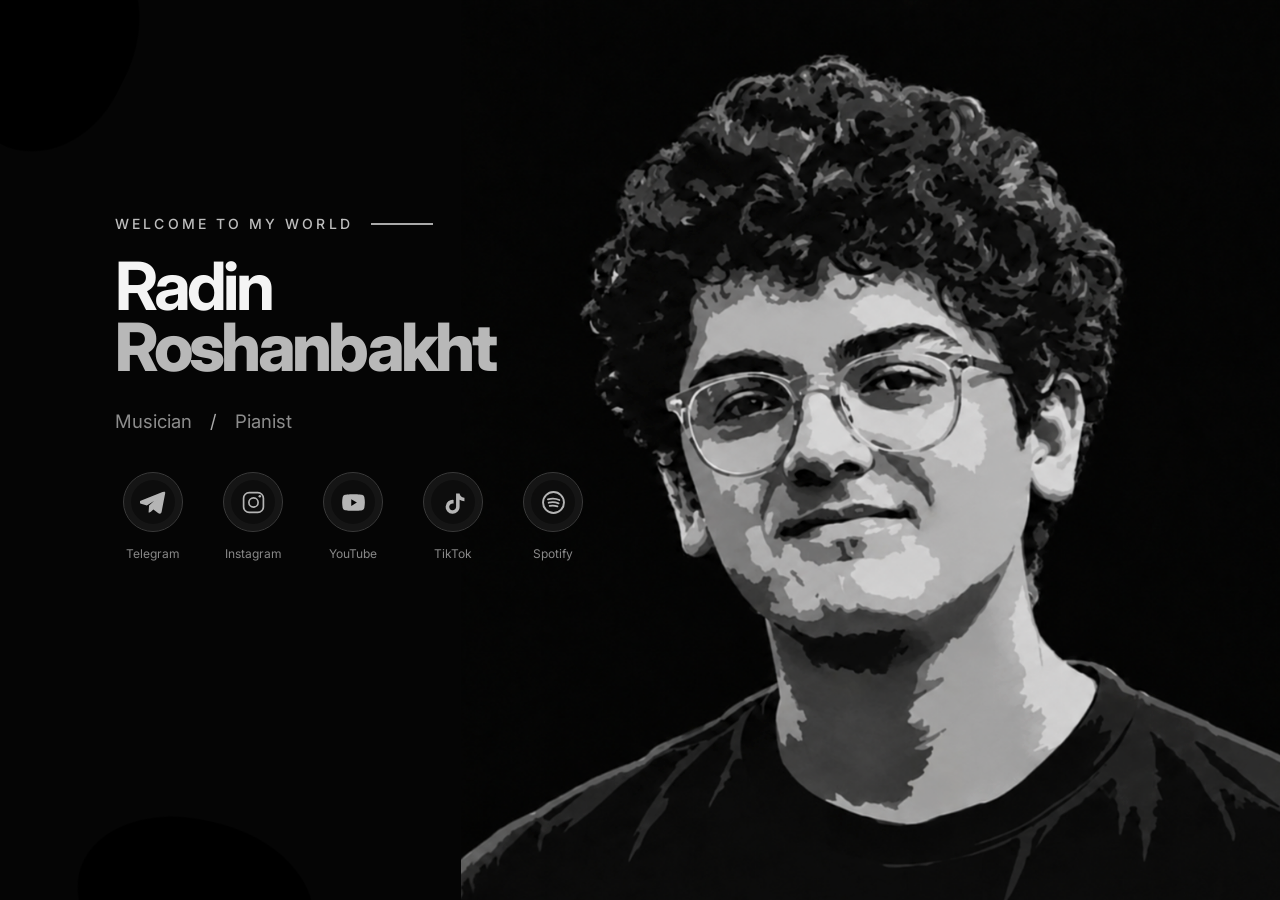
<file: index.html>
<!doctype html>
<html lang="en">
<head>
  <meta charset="utf-8">
  <meta name="viewport" content="width=device-width, initial-scale=1">
  <meta name="google-site-verification" content="Ic4jkTO_ppCnDWu5XzivtyPJsF01453Cu9zF9r1_Nf8" />
  <meta name="theme-color" content="#050505">
  <title>Radin Roshanbakht</title>
  <meta name="description" content="Radin Roshanbakht — Musician and Pianist.">
  <link rel="icon" type="image/png" sizes="32x32" href="favicon.png">
  <link rel="icon" type="image/png" sizes="192x192" href="favicon-192.png">
  <link rel="apple-touch-icon" sizes="180x180" href="favicon-192.png">
  <link rel="stylesheet" href="style.css">
</head>
<body>
  <main class="hero">
    <div class="blob blob-1"></div>
    <div class="blob blob-2"></div>
    <div class="blob blob-3"></div>

    <section class="content">
      <div class="eyebrow">WELCOME TO MY WORLD <span></span></div>
      <h1>Radin<br><strong>Roshanbakht</strong></h1>
      <p class="roles">Musician <i>/</i> Pianist</p>

      <nav class="socials" aria-label="Social links">
        <a href="https://t.me/RadinRoshanbakht" target="_blank" rel="noopener" aria-label="Telegram">
          <span class="icon telegram-logo">
            <svg viewBox="0 0 24 24" aria-hidden="true"><path d="M21.7 3.4 18.5 20c-.24 1.17-.88 1.46-1.79.91l-4.93-3.63-2.38 2.29c-.26.26-.48.48-.98.48l.35-5 9.1-8.22c.4-.35-.09-.55-.62-.2L6 13.88 1.16 12.37c-1.05-.33-1.07-1.05.22-1.53L20.3 3.46c.89-.33 1.67.2 1.4-.06Z"/></svg>
          </span><small>Telegram</small>
        </a>
        <a href="https://www.instagram.com/radinroshanbakht" target="_blank" rel="noopener" aria-label="Instagram">
          <span class="icon instagram-logo">
            <svg viewBox="0 0 24 24" aria-hidden="true"><rect x="3.2" y="3.2" width="17.6" height="17.6" rx="5"/><circle cx="12" cy="12" r="4.1"/><circle cx="17.6" cy="6.5" r="1.1" class="fill"/></svg>
          </span><small>Instagram</small>
        </a>
        <a href="https://youtube.com/@radin.roshanbakht" target="_blank" rel="noopener" aria-label="YouTube">
          <span class="icon youtube-logo">
            <svg viewBox="0 0 24 24" aria-hidden="true"><path d="M21.6 7.2a2.8 2.8 0 0 0-2-2C17.8 4.7 12 4.7 12 4.7s-5.8 0-7.6.5a2.8 2.8 0 0 0-2 2A29 29 0 0 0 1.9 12a29 29 0 0 0 .5 4.8 2.8 2.8 0 0 0 2 2c1.8.5 7.6.5 7.6.5s5.8 0 7.6-.5a2.8 2.8 0 0 0 2-2 29 29 0 0 0 .5-4.8 29 29 0 0 0-.5-4.8Z"/><path class="cut" d="m10 9 5 3-5 3V9Z"/></svg>
          </span><small>YouTube</small>
        </a>
        <a href="https://www.tiktok.com/@radin_roshanbakht?lang=en&is_from_webapp=1&sender_device=mobile&sender_web_id=7684405696397723169" target="_blank" rel="noopener" aria-label="TikTok">
          <span class="icon tiktok-logo">
            <svg viewBox="0 0 24 24" aria-hidden="true"><path d="M14.3 4h3.1c.22 1.25.95 2.36 2.04 3.07.68.45 1.47.7 2.3.72v3.1a8.2 8.2 0 0 1-4.31-1.24v6.16a6.19 6.19 0 1 1-5.35-6.12v3.22a3.05 3.05 0 1 0 2.21 2.93V4Z"/></svg>
          </span><small>TikTok</small>
        </a>
        <a href="https://open.spotify.com/user/31l2gwevs6ieoij4bon5hq73he7y?si=h534dCB0THaAwLUqwHSbAw&utm_source=copy-link" target="_blank" rel="noopener" aria-label="Spotify">
          <span class="icon spotify-logo">
            <svg viewBox="0 0 24 24" aria-hidden="true"><circle cx="12" cy="12" r="9.3"/><path class="cut" d="M7 9.2c3.9-1.1 7.2-.8 10.2.6M7.7 12.2c3.2-.8 6.1-.5 8.8.6M8.6 15c2.5-.5 4.8-.3 6.9.5"/></svg>
          </span><small>Spotify</small>
        </a>
      </nav>
    </section>

    <div class="portrait-wrap" aria-hidden="true">
      <img src="portrait.png" alt="">
    </div>
  </main>
</body>
</html>
</file>
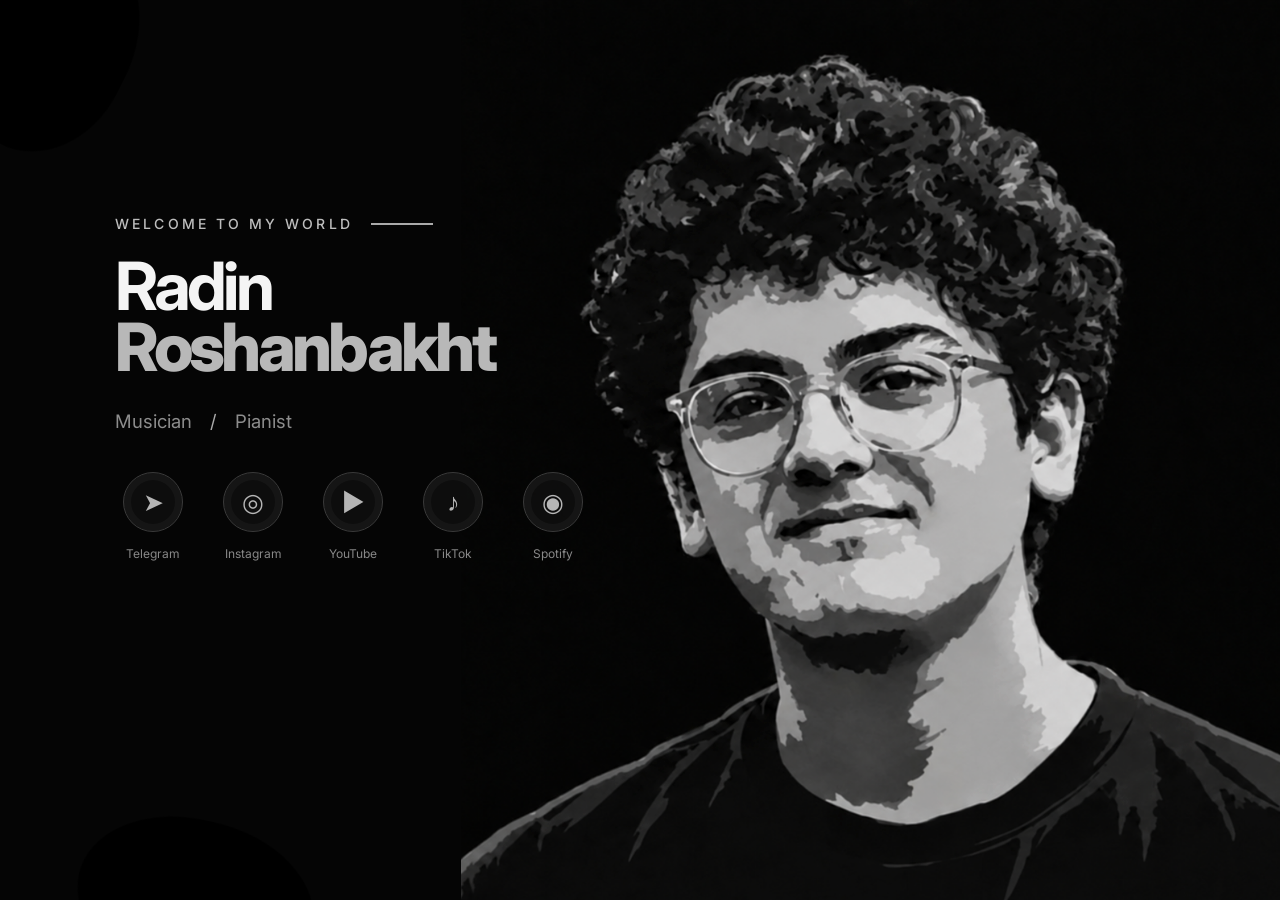
<file: index-1.html>
<!doctype html>
<html lang="en">
<head>
  <meta charset="utf-8">
  <meta name="viewport" content="width=device-width, initial-scale=1">
  <meta name="theme-color" content="#050505">
  <title>Radin Roshanbakht</title>
  <meta name="description" content="Radin Roshanbakht — Content Creator, Tech Enthusiast, Dreamer.">
  <link rel="stylesheet" href="style.css">
</head>
<body>
  <main class="hero">
    <div class="blob blob-1"></div>
    <div class="blob blob-2"></div>
    <div class="blob blob-3"></div>

    <section class="content">
      <div class="eyebrow">WELCOME TO MY WORLD <span></span></div>
      <h1>Radin<br><strong>Roshanbakht</strong></h1>
      <p class="roles">Musician <i>/</i> Pianist</p>

      <nav class="socials" aria-label="Social links">
        <a href="https://t.me/RadinRoshanbakht" target="_blank" rel="noopener" aria-label="Telegram">
          <span class="icon">➤</span><small>Telegram</small>
        </a>
        <a href="https://www.instagram.com/radinroshanbakht" target="_blank" rel="noopener" aria-label="Instagram">
          <span class="icon">◎</span><small>Instagram</small>
        </a>
        <a href="https://youtube.com/@radin.roshanbakht" target="_blank" rel="noopener" aria-label="YouTube">
          <span class="icon">▶</span><small>YouTube</small>
        </a>
        <a href="https://www.tiktok.com/@radin_roshanbakht?lang=en&is_from_webapp=1&sender_device=mobile&sender_web_id=7684405696397723169" target="_blank" rel="noopener" aria-label="TikTok">
          <span class="icon">♪</span><small>TikTok</small>
        </a>
        <a href="https://open.spotify.com/user/31l2gwevs6ieoij4bon5hq73he7y?si=h534dCB0THaAwLUqwHSbAw&utm_source=copy-link" target="_blank" rel="noopener" aria-label="Spotify">
          <span class="icon">◉</span><small>Spotify</small>
        </a>
      </nav>
    </section>

    <div class="portrait-wrap" aria-hidden="true">
      <img src="portrait.png" alt="">
    </div>
  </main>
</body>
</html>
</file>
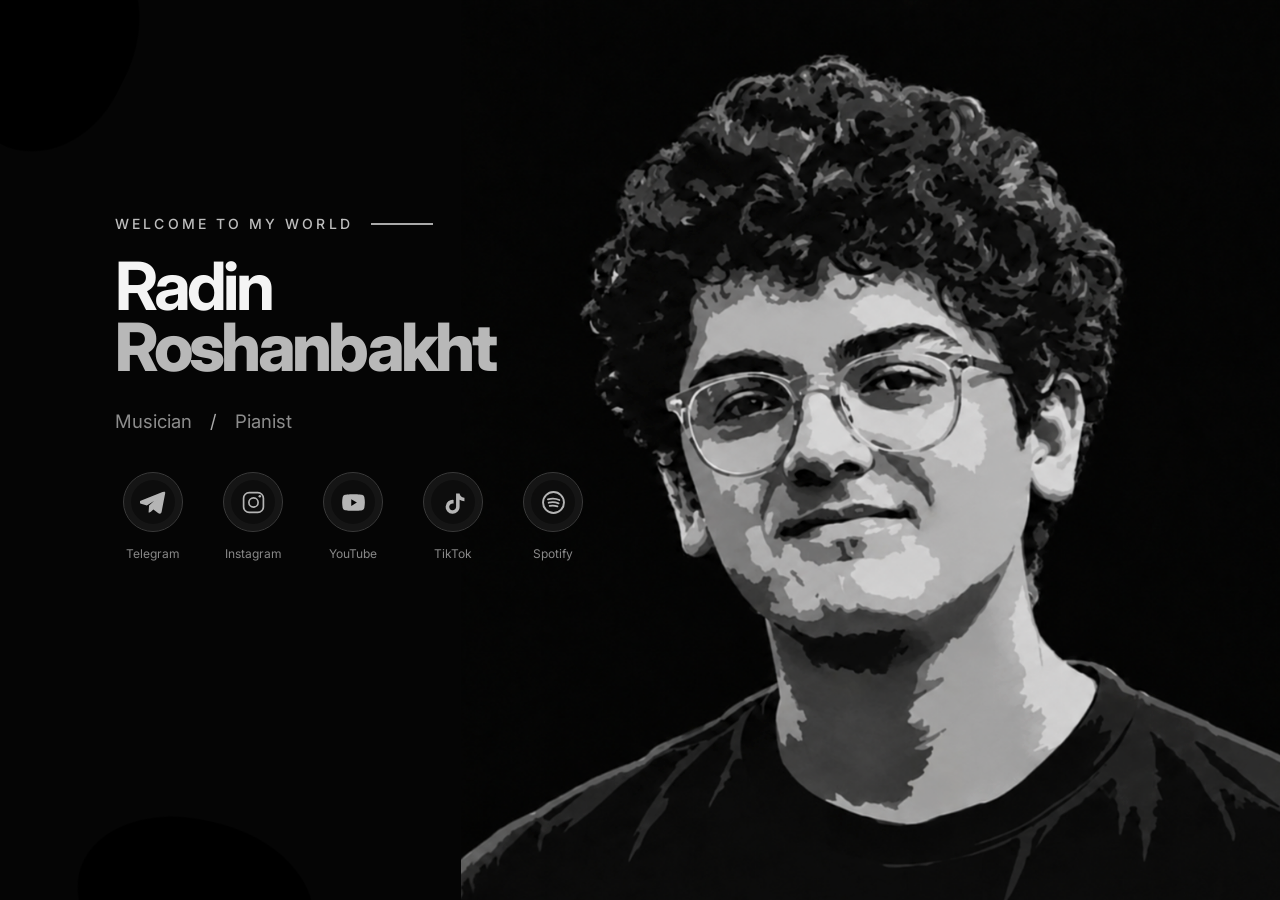
<file: index-3.html>
<!doctype html>
<html lang="en">
<head>
  <meta charset="utf-8">
  <meta name="viewport" content="width=device-width, initial-scale=1">
  <meta name="theme-color" content="#050505">
  <title>Radin Roshanbakht</title>
  <meta name="description" content="Radin Roshanbakht — Content Creator, Tech Enthusiast, Dreamer.">
  <link rel="stylesheet" href="style.css">
</head>
<body>
  <main class="hero">
    <div class="blob blob-1"></div>
    <div class="blob blob-2"></div>
    <div class="blob blob-3"></div>

    <section class="content">
      <div class="eyebrow">WELCOME TO MY WORLD <span></span></div>
      <h1>Radin<br><strong>Roshanbakht</strong></h1>
      <p class="roles">Musician <i>/</i> Pianist</p>

      <nav class="socials" aria-label="Social links">
        <a href="https://t.me/RadinRoshanbakht" target="_blank" rel="noopener" aria-label="Telegram">
          <span class="icon telegram-logo">
            <svg viewBox="0 0 24 24" aria-hidden="true"><path d="M21.7 3.4 18.5 20c-.24 1.17-.88 1.46-1.79.91l-4.93-3.63-2.38 2.29c-.26.26-.48.48-.98.48l.35-5 9.1-8.22c.4-.35-.09-.55-.62-.2L6 13.88 1.16 12.37c-1.05-.33-1.07-1.05.22-1.53L20.3 3.46c.89-.33 1.67.2 1.4-.06Z"/></svg>
          </span><small>Telegram</small>
        </a>
        <a href="https://www.instagram.com/radinroshanbakht" target="_blank" rel="noopener" aria-label="Instagram">
          <span class="icon instagram-logo">
            <svg viewBox="0 0 24 24" aria-hidden="true"><rect x="3.2" y="3.2" width="17.6" height="17.6" rx="5"/><circle cx="12" cy="12" r="4.1"/><circle cx="17.6" cy="6.5" r="1.1" class="fill"/></svg>
          </span><small>Instagram</small>
        </a>
        <a href="https://youtube.com/@radin.roshanbakht" target="_blank" rel="noopener" aria-label="YouTube">
          <span class="icon youtube-logo">
            <svg viewBox="0 0 24 24" aria-hidden="true"><path d="M21.6 7.2a2.8 2.8 0 0 0-2-2C17.8 4.7 12 4.7 12 4.7s-5.8 0-7.6.5a2.8 2.8 0 0 0-2 2A29 29 0 0 0 1.9 12a29 29 0 0 0 .5 4.8 2.8 2.8 0 0 0 2 2c1.8.5 7.6.5 7.6.5s5.8 0 7.6-.5a2.8 2.8 0 0 0 2-2 29 29 0 0 0 .5-4.8 29 29 0 0 0-.5-4.8Z"/><path class="cut" d="m10 9 5 3-5 3V9Z"/></svg>
          </span><small>YouTube</small>
        </a>
        <a href="https://www.tiktok.com/@radin_roshanbakht?lang=en&is_from_webapp=1&sender_device=mobile&sender_web_id=7684405696397723169" target="_blank" rel="noopener" aria-label="TikTok">
          <span class="icon tiktok-logo">
            <svg viewBox="0 0 24 24" aria-hidden="true"><path d="M14.3 4h3.1c.22 1.25.95 2.36 2.04 3.07.68.45 1.47.7 2.3.72v3.1a8.2 8.2 0 0 1-4.31-1.24v6.16a6.19 6.19 0 1 1-5.35-6.12v3.22a3.05 3.05 0 1 0 2.21 2.93V4Z"/></svg>
          </span><small>TikTok</small>
        </a>
        <a href="https://open.spotify.com/user/31l2gwevs6ieoij4bon5hq73he7y?si=h534dCB0THaAwLUqwHSbAw&utm_source=copy-link" target="_blank" rel="noopener" aria-label="Spotify">
          <span class="icon spotify-logo">
            <svg viewBox="0 0 24 24" aria-hidden="true"><circle cx="12" cy="12" r="9.3"/><path class="cut" d="M7 9.2c3.9-1.1 7.2-.8 10.2.6M7.7 12.2c3.2-.8 6.1-.5 8.8.6M8.6 15c2.5-.5 4.8-.3 6.9.5"/></svg>
          </span><small>Spotify</small>
        </a>
      </nav>
    </section>

    <div class="portrait-wrap" aria-hidden="true">
      <img src="portrait.png" alt="">
    </div>
  </main>
</body>
</html>
</file>
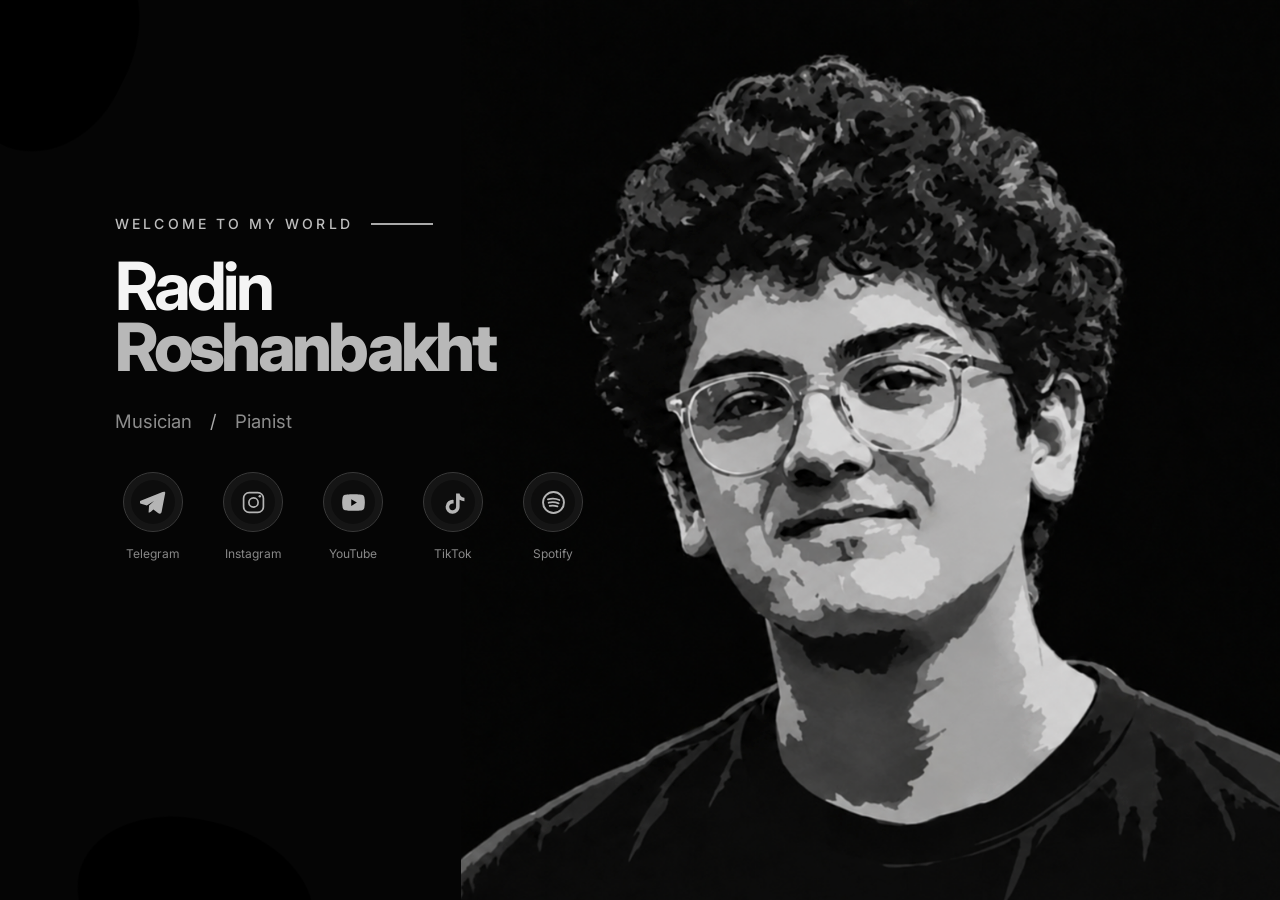
<file: index-4.html>
<!doctype html>
<html lang="en">
<head>
  <meta charset="utf-8">
  <meta name="viewport" content="width=device-width, initial-scale=1">
  <meta name="google-site-verification" content="Ic4jkTO_ppCnDWu5XzivtyPJsF01453Cu9zF9r1_Nf8" />
  <meta name="theme-color" content="#050505">
  <title>Radin Roshanbakht</title>
  <meta name="description" content="Radin Roshanbakht — Content Creator, Tech Enthusiast, Dreamer.">
  <link rel="icon" type="image/x-icon" href="favicon.ico">
  <link rel="stylesheet" href="style.css">
</head>
<body>
  <main class="hero">
    <div class="blob blob-1"></div>
    <div class="blob blob-2"></div>
    <div class="blob blob-3"></div>

    <section class="content">
      <div class="eyebrow">WELCOME TO MY WORLD <span></span></div>
      <h1>Radin<br><strong>Roshanbakht</strong></h1>
      <p class="roles">Musician <i>/</i> Pianist</p>

      <nav class="socials" aria-label="Social links">
        <a href="https://t.me/RadinRoshanbakht" target="_blank" rel="noopener" aria-label="Telegram">
          <span class="icon telegram-logo">
            <svg viewBox="0 0 24 24" aria-hidden="true"><path d="M21.7 3.4 18.5 20c-.24 1.17-.88 1.46-1.79.91l-4.93-3.63-2.38 2.29c-.26.26-.48.48-.98.48l.35-5 9.1-8.22c.4-.35-.09-.55-.62-.2L6 13.88 1.16 12.37c-1.05-.33-1.07-1.05.22-1.53L20.3 3.46c.89-.33 1.67.2 1.4-.06Z"/></svg>
          </span><small>Telegram</small>
        </a>
        <a href="https://www.instagram.com/radinroshanbakht" target="_blank" rel="noopener" aria-label="Instagram">
          <span class="icon instagram-logo">
            <svg viewBox="0 0 24 24" aria-hidden="true"><rect x="3.2" y="3.2" width="17.6" height="17.6" rx="5"/><circle cx="12" cy="12" r="4.1"/><circle cx="17.6" cy="6.5" r="1.1" class="fill"/></svg>
          </span><small>Instagram</small>
        </a>
        <a href="https://youtube.com/@radin.roshanbakht" target="_blank" rel="noopener" aria-label="YouTube">
          <span class="icon youtube-logo">
            <svg viewBox="0 0 24 24" aria-hidden="true"><path d="M21.6 7.2a2.8 2.8 0 0 0-2-2C17.8 4.7 12 4.7 12 4.7s-5.8 0-7.6.5a2.8 2.8 0 0 0-2 2A29 29 0 0 0 1.9 12a29 29 0 0 0 .5 4.8 2.8 2.8 0 0 0 2 2c1.8.5 7.6.5 7.6.5s5.8 0 7.6-.5a2.8 2.8 0 0 0 2-2 29 29 0 0 0 .5-4.8 29 29 0 0 0-.5-4.8Z"/><path class="cut" d="m10 9 5 3-5 3V9Z"/></svg>
          </span><small>YouTube</small>
        </a>
        <a href="https://www.tiktok.com/@radin_roshanbakht?lang=en&is_from_webapp=1&sender_device=mobile&sender_web_id=7684405696397723169" target="_blank" rel="noopener" aria-label="TikTok">
          <span class="icon tiktok-logo">
            <svg viewBox="0 0 24 24" aria-hidden="true"><path d="M14.3 4h3.1c.22 1.25.95 2.36 2.04 3.07.68.45 1.47.7 2.3.72v3.1a8.2 8.2 0 0 1-4.31-1.24v6.16a6.19 6.19 0 1 1-5.35-6.12v3.22a3.05 3.05 0 1 0 2.21 2.93V4Z"/></svg>
          </span><small>TikTok</small>
        </a>
        <a href="https://open.spotify.com/user/31l2gwevs6ieoij4bon5hq73he7y?si=h534dCB0THaAwLUqwHSbAw&utm_source=copy-link" target="_blank" rel="noopener" aria-label="Spotify">
          <span class="icon spotify-logo">
            <svg viewBox="0 0 24 24" aria-hidden="true"><circle cx="12" cy="12" r="9.3"/><path class="cut" d="M7 9.2c3.9-1.1 7.2-.8 10.2.6M7.7 12.2c3.2-.8 6.1-.5 8.8.6M8.6 15c2.5-.5 4.8-.3 6.9.5"/></svg>
          </span><small>Spotify</small>
        </a>
      </nav>
    </section>

    <div class="portrait-wrap" aria-hidden="true">
      <img src="portrait.png" alt="">
    </div>
  </main>
</body>
</html>
</file>
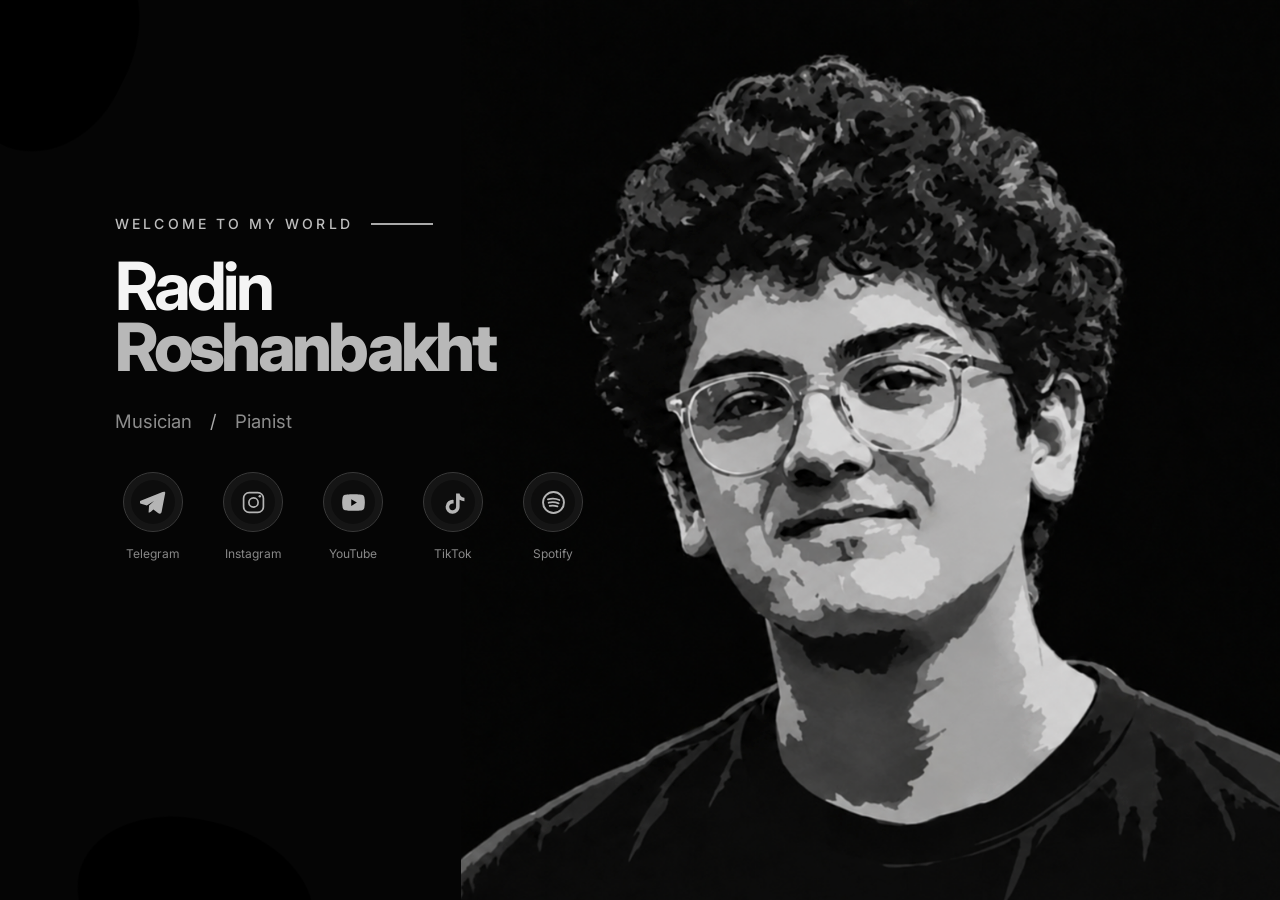
<file: index-google-verified.html>
<!doctype html>
<html lang="en">
<head>
  <meta charset="utf-8">
  <meta name="viewport" content="width=device-width, initial-scale=1">
  <meta name="google-site-verification" content="Ic4jkTO_ppCnDWu5XzivtyPJsF01453Cu9zF9r1_Nf8" />
  <meta name="theme-color" content="#050505">
  <title>Radin Roshanbakht</title>
  <meta name="description" content="Radin Roshanbakht — Content Creator, Tech Enthusiast, Dreamer.">
  <link rel="stylesheet" href="style.css">
</head>
<body>
  <main class="hero">
    <div class="blob blob-1"></div>
    <div class="blob blob-2"></div>
    <div class="blob blob-3"></div>

    <section class="content">
      <div class="eyebrow">WELCOME TO MY WORLD <span></span></div>
      <h1>Radin<br><strong>Roshanbakht</strong></h1>
      <p class="roles">Musician <i>/</i> Pianist</p>

      <nav class="socials" aria-label="Social links">
        <a href="https://t.me/RadinRoshanbakht" target="_blank" rel="noopener" aria-label="Telegram">
          <span class="icon telegram-logo">
            <svg viewBox="0 0 24 24" aria-hidden="true"><path d="M21.7 3.4 18.5 20c-.24 1.17-.88 1.46-1.79.91l-4.93-3.63-2.38 2.29c-.26.26-.48.48-.98.48l.35-5 9.1-8.22c.4-.35-.09-.55-.62-.2L6 13.88 1.16 12.37c-1.05-.33-1.07-1.05.22-1.53L20.3 3.46c.89-.33 1.67.2 1.4-.06Z"/></svg>
          </span><small>Telegram</small>
        </a>
        <a href="https://www.instagram.com/radinroshanbakht" target="_blank" rel="noopener" aria-label="Instagram">
          <span class="icon instagram-logo">
            <svg viewBox="0 0 24 24" aria-hidden="true"><rect x="3.2" y="3.2" width="17.6" height="17.6" rx="5"/><circle cx="12" cy="12" r="4.1"/><circle cx="17.6" cy="6.5" r="1.1" class="fill"/></svg>
          </span><small>Instagram</small>
        </a>
        <a href="https://youtube.com/@radin.roshanbakht" target="_blank" rel="noopener" aria-label="YouTube">
          <span class="icon youtube-logo">
            <svg viewBox="0 0 24 24" aria-hidden="true"><path d="M21.6 7.2a2.8 2.8 0 0 0-2-2C17.8 4.7 12 4.7 12 4.7s-5.8 0-7.6.5a2.8 2.8 0 0 0-2 2A29 29 0 0 0 1.9 12a29 29 0 0 0 .5 4.8 2.8 2.8 0 0 0 2 2c1.8.5 7.6.5 7.6.5s5.8 0 7.6-.5a2.8 2.8 0 0 0 2-2 29 29 0 0 0 .5-4.8 29 29 0 0 0-.5-4.8Z"/><path class="cut" d="m10 9 5 3-5 3V9Z"/></svg>
          </span><small>YouTube</small>
        </a>
        <a href="https://www.tiktok.com/@radin_roshanbakht?lang=en&is_from_webapp=1&sender_device=mobile&sender_web_id=7684405696397723169" target="_blank" rel="noopener" aria-label="TikTok">
          <span class="icon tiktok-logo">
            <svg viewBox="0 0 24 24" aria-hidden="true"><path d="M14.3 4h3.1c.22 1.25.95 2.36 2.04 3.07.68.45 1.47.7 2.3.72v3.1a8.2 8.2 0 0 1-4.31-1.24v6.16a6.19 6.19 0 1 1-5.35-6.12v3.22a3.05 3.05 0 1 0 2.21 2.93V4Z"/></svg>
          </span><small>TikTok</small>
        </a>
        <a href="https://open.spotify.com/user/31l2gwevs6ieoij4bon5hq73he7y?si=h534dCB0THaAwLUqwHSbAw&utm_source=copy-link" target="_blank" rel="noopener" aria-label="Spotify">
          <span class="icon spotify-logo">
            <svg viewBox="0 0 24 24" aria-hidden="true"><circle cx="12" cy="12" r="9.3"/><path class="cut" d="M7 9.2c3.9-1.1 7.2-.8 10.2.6M7.7 12.2c3.2-.8 6.1-.5 8.8.6M8.6 15c2.5-.5 4.8-.3 6.9.5"/></svg>
          </span><small>Spotify</small>
        </a>
      </nav>
    </section>

    <div class="portrait-wrap" aria-hidden="true">
      <img src="portrait.png" alt="">
    </div>
  </main>
</body>
</html>
</file>
<file: style.css>
@import url('https://fonts.googleapis.com/css2?family=Inter:wght@400;500;600;700;800&display=swap');

* { box-sizing: border-box; }
html, body { margin: 0; min-height: 100%; }
body {
  background: #050505;
  color: #f4f4f4;
  font-family: Inter, Arial, sans-serif;
  overflow-x: hidden;
}

.hero {
  position: relative;
  min-height: 100vh;
  isolation: isolate;
  overflow: hidden;
  background:
    radial-gradient(circle at 72% 42%, rgba(255,255,255,.025), transparent 32%),
    #050505;
}

.content {
  position: relative;
  z-index: 3;
  width: min(560px, 43vw);
  margin-left: clamp(32px, 9vw, 140px);
  padding-top: clamp(120px, 27vh, 215px);
}

.eyebrow {
  display: flex;
  align-items: center;
  gap: 18px;
  color: #bdbdbd;
  font-size: 14px;
  font-weight: 500;
  letter-spacing: .22em;
  margin-bottom: 24px;
}
.eyebrow span { width: 62px; height: 2px; background: #aaa; display: inline-block; }

h1 {
  margin: 0;
  font-size: clamp(56px, 5.2vw, 84px);
  line-height: .92;
  white-space: nowrap;
  letter-spacing: -.055em;
  font-weight: 700;
}
h1 strong { color: #b8b8b8; font-weight: 800; }

.roles {
  margin: 30px 0 36px;
  color: #8d8d8d;
  font-size: clamp(16px, 1.45vw, 20px);
  line-height: 1.5;
}
.roles i { font-style: normal; color: #aaa; padding: 0 13px; }

.socials {
  display: flex;
  gap: 24px;
  align-items: flex-start;
}
.socials a {
  width: 76px;
  color: #888;
  text-decoration: none;
  text-align: center;
  transition: transform .2s ease, color .2s ease;
}
.socials a:hover { transform: translateY(-5px); color: #d0d0d0; }

.icon {
  display: grid;
  place-items: center;
  width: 60px;
  height: 60px;
  margin: 0 auto 10px;
  border: 1px solid #3a3a3a;
  border-radius: 50%;
  color: #b5b5b5;
  font-size: 25px;
  background: rgba(20,20,20,.55);
  box-shadow: inset 0 0 0 7px rgba(80,80,80,.12);
}
small { font-size: 12px; white-space: nowrap; }

.portrait-wrap {
  position: absolute;
  z-index: 2;
  right: -2vw;
  top: 0;
  width: min(66vw, 1010px);
  height: 100%;
  pointer-events: none;
}
.portrait-wrap img {
  width: 100%;
  height: 100%;
  object-fit: cover;
  object-position: center top;
  filter: contrast(1.03);
  mix-blend-mode: screen;
  opacity: .92;
}

.blob {
  position: absolute;
  z-index: 1;
  background: #000;
  border-radius: 48% 52% 44% 56%;
  filter: blur(.2px);
}
.blob-1 { width: 190px; height: 230px; left: -55px; top: -80px; transform: rotate(27deg); }
.blob-2 { width: 155px; height: 225px; right: -35px; top: 10px; transform: rotate(61deg); }
.blob-3 { width: 240px; height: 170px; left: 75px; bottom: -90px; transform: rotate(12deg); }

@media (max-width: 900px) {
  .hero { min-height: 100svh; }
  .content {
    width: auto;
    margin: 0;
    padding: 72px 28px 0;
  }
  h1 { font-size: clamp(52px, 13vw, 82px); }
  .roles { font-size: 15px; margin-top: 24px; }
  .roles i { padding: 0 7px; }
  .portrait-wrap {
    width: 100%;
    height: 64vh;
    top: auto;
    bottom: -2vh;
    right: -18%;
    opacity: .42;
  }
  .socials { gap: 8px; flex-wrap: wrap; }
  .socials a { width: 70px; }
}

@media (max-width: 520px) {
  .content { padding: 52px 22px 0; }
  .eyebrow { font-size: 11px; gap: 10px; }
  .eyebrow span { width: 42px; }
  h1 { font-size: 52px; }
  .roles { max-width: 290px; }
  .socials { margin-top: 4px; }
  .icon { width: 52px; height: 52px; font-size: 21px; }
  small { font-size: 10px; }
  .portrait-wrap { height: 56vh; right: -34%; opacity: .34; }
}


.icon svg {
  width: 27px;
  height: 27px;
  display: block;
  fill: currentColor;
  stroke: currentColor;
  stroke-width: 1.5;
}
.instagram-logo svg { fill: none; }
.instagram-logo svg .fill { fill: currentColor; stroke: none; }
.youtube-logo svg { stroke: none; }
.youtube-logo svg .cut { fill: #050505; }
.spotify-logo svg { fill: none; stroke-width: 1.7; }
.spotify-logo svg .cut { fill: none; stroke: currentColor; stroke-linecap: round; stroke-width: 1.6; }
.tiktok-logo svg { fill: currentColor; stroke: none; }

@media (max-width: 1100px) {
  h1 { font-size: clamp(52px, 5.7vw, 72px); }
  .content { width: 46vw; }
}

@media (max-width: 900px) {
  h1 { white-space: normal; font-size: clamp(52px, 13vw, 82px); }
}
</file>
